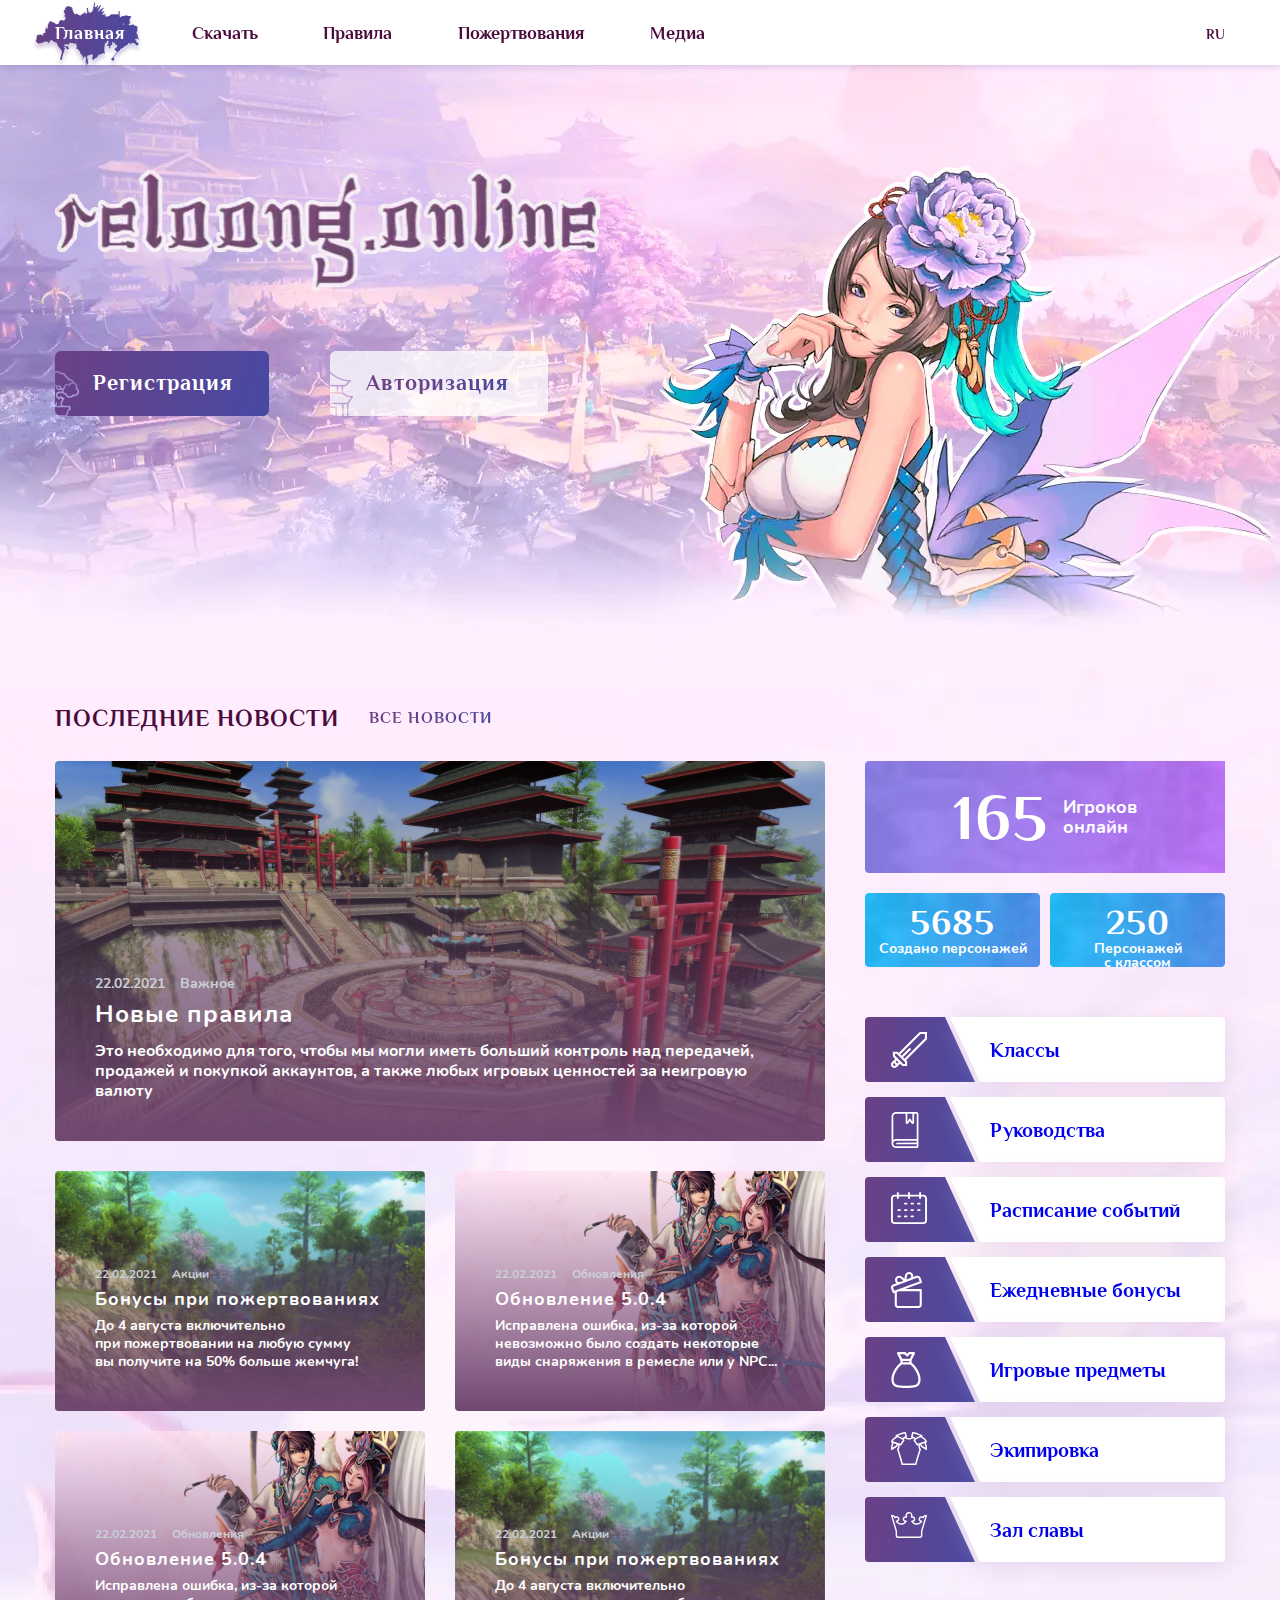
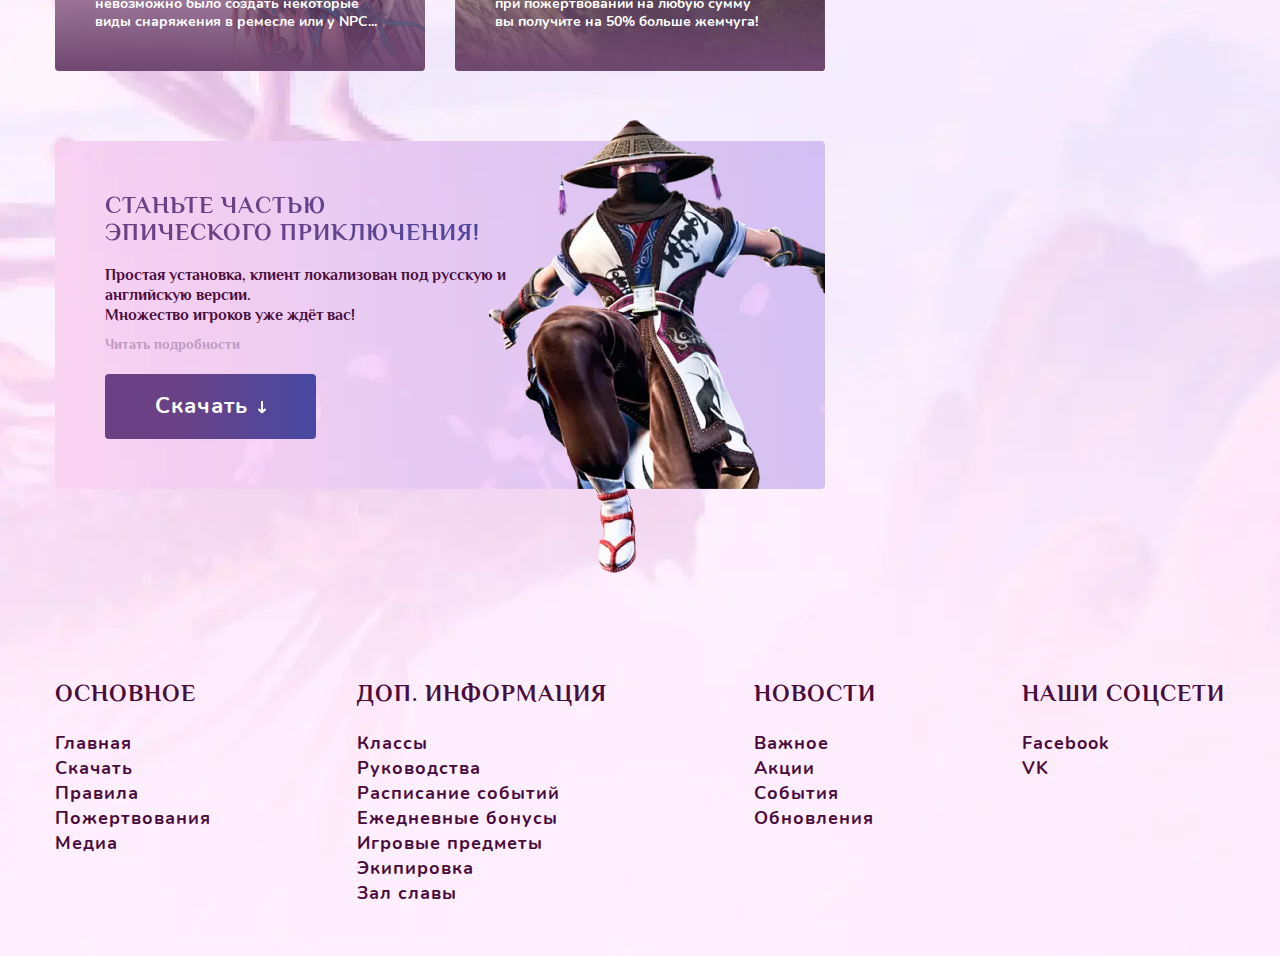
<file: index.html>
<!DOCTYPE html>
<html lang="ru">

<head>
	<meta charset="UTF-8">
	<meta http-equiv="X-UA-Compatible" content="IE=edge">
	<meta name="viewport" content="width=device-width, initial-scale=1.0">
	<link rel="stylesheet" href="css/style.min.css">
	<link rel="shortcut icon" href="img/shortcut.png" type="image/x-icon">
	<title>Loong</title>
</head>

<body>
	<div class="page" id="page">
		<header class="header">
			<div class="header__container">
				<button class="burger" type="button" id="sidebarToggle">
					<span>открыть навигацию</span>
				</button>
				<nav class="header__menu">
					<ul class="menu">
						<li class="active"><a href="#">Главная</a></li>
						<li><a href="download-page.html">Скачать</a></li>
						<li><a href="#">Правила</a></li>
						<li><a href="#">Пожертвования</a></li>
						<li><a href="media.html">Медиа</a></li>
					</ul>
				</nav>
				<div class="header__change-lang">
					<select>
						<option value="1">RU</option>
						<option value="2">EN</option>
					</select>
				</div>
			</div>
		</header>
		<section class="section section-head">
			<div class="container">
				<div class="section-head__content">
					<div class="wrapper">
						<h1 class="section-head__title">
							<picture>
								<source srcset="img/name.webp" type="image/webp"><img src="img/name.png" alt="">
							</picture>
						</h1>
						<div class="section-head__reg">
							<a class="but-wrapper" href="#" data-modal="contact-modal">
								<div class="but but_reg">
									<p class="but-reg">Регистрация</p>
									<svg width="214" height="65" viewBox="0 0 214 65" fill="none" xmlns="http://www.w3.org/2000/svg">
										<path
											d="M6 0C2.68629 0 0 2.68629 0 6V20.6489C0.709936 20.2229 1.50348 20 2.32258 20C3.71613 20 5.01135 20.6323 5.88929 21.7174C6.24851 21.6265 6.60929 21.5807 6.96774 21.5807C9.03252 21.5807 10.8248 22.9701 11.4085 24.9522C12.8191 25.3892 13.9494 26.4996 14.4379 27.9127C16.6049 27.7673 18.5195 29.2049 19.135 31.2645C21.0503 31.8493 22.4516 33.6631 22.4516 35.8065C22.4516 36.1732 22.4067 36.5415 22.3177 36.9082C23.3806 37.8036 24 39.125 24 40.5484C24 43.1636 21.9166 45.2904 19.3548 45.2904C18.9964 45.2904 18.6356 45.2445 18.2764 45.1536C17.3984 46.2387 16.1032 46.871 14.7097 46.871C12.7138 46.871 10.9548 45.5591 10.3184 43.6741C9.27329 43.5303 8.37058 42.9494 7.76206 42.1291H4.28593C3.20361 42.1291 2.32258 43.0285 2.32258 44.1325C2.32258 44.6676 2.52697 45.1702 2.89781 45.5496L3.87097 46.5438L5.26684 45.1189L9.61006 47.3365L7.33626 51.2051C7.09549 51.6153 6.96774 52.0848 6.96774 52.5629C6.96774 53.2679 7.23716 53.9302 7.72568 54.4296L8.06245 54.7742H13.9355C14.7894 54.7742 15.4839 55.4831 15.4839 56.3549V57.9355C15.4839 58.676 14.9806 59.2941 14.3063 59.4648L13.8968 59.8829C13.4222 60.3673 13.1613 61.0107 13.1613 61.6959C13.1613 63.0442 12.5268 64.2435 11.5464 65H208C211.314 65 214 62.3137 214 59V6C214 2.68629 211.314 0 208 0H6Z"
											fill="url(#paint0_linear_1:6063)" />
										<path
											d="M3.10763 64.2581H9.10219C10.1458 64.2581 11.0415 63.6045 11.4201 62.6774L11.6702 61.0968C11.7499 60.5325 11.9373 59.9975 12.2307 59.5162L13.9363 57.9355L13.9355 56.3549H0V59C0 61.265 1.25504 63.2369 3.10763 64.2581Z"
											fill="url(#paint1_linear_1:6063)" />
										<path
											d="M0 53.7422C0.486994 53.1662 0.774193 52.4184 0.774193 51.6129H2.32258C2.32258 52.8126 1.88284 53.9175 1.15587 54.7742H6.04413C5.64387 54.1143 5.41936 53.358 5.41936 52.5629C5.41936 51.7979 5.62297 51.0471 6.00852 50.3911L7.4222 47.9861L5.57187 47.0425L3.87097 48.7788L1.80309 46.6671C1.13961 45.9906 0.774193 45.0896 0.774193 44.1325C0.774193 42.1559 2.34968 40.5484 4.28593 40.5484H7.05058C6.99949 40.2924 6.96774 40.0292 6.96774 39.7581C6.96774 39.4894 7.00026 39.2254 7.0529 38.9678H3.49626C1.99509 38.9678 0.774193 37.7214 0.774193 36.189C0.774193 35.8958 0.829937 35.6105 0.918194 35.3323C0.693678 35.2311 0.473032 35.1189 0.263226 34.9869C0.177212 35.0465 0.0894032 35.1027 0 35.1555V53.7422Z"
											fill="url(#paint2_linear_1:6063)" />
										<path
											d="M0 33.1655L0.207483 32.9771L0.716129 33.3841C1.75897 34.2179 3.1471 34.459 4.42761 33.98L5.34039 33.6378L5.46271 34.6218C5.62684 35.9424 6.59303 37.0054 7.82632 37.2986C8.02684 37.0449 8.256 36.8126 8.51612 36.6134V36.5968C8.51612 34.4179 10.2526 32.6452 12.3871 32.6452C12.9677 32.6452 13.5314 32.7795 14.0493 33.0372C14.8343 31.9284 16.0622 31.2123 17.4023 31.0898C16.865 30.1217 15.8516 29.4839 14.7097 29.4839C14.4975 29.4839 14.2769 29.5108 14.0354 29.5661L13.2457 29.7455L13.1048 28.9323C12.8818 27.644 11.8862 26.6198 10.6274 26.3827L10.1025 26.2831L10.0057 25.7473C9.66968 23.8853 7.76129 22.6397 5.86529 23.3787L5.27303 23.6094L4.93394 23.0625C4.36103 22.1347 3.38478 21.5807 2.32258 21.5807C1.6591 21.5807 1.01652 21.8051 0.466839 22.2287L0 22.5883V33.1655Z"
											fill="url(#paint3_linear_1:6063)" />
										<path
											d="M3.49626 37.3871C2.84903 37.3871 2.32258 36.8497 2.32258 36.189C2.32258 36.0404 2.35122 35.8942 2.40464 35.7559C2.97058 35.8302 3.54968 35.8191 4.12258 35.7045C4.32619 36.3352 4.66065 36.9042 5.0849 37.3871H3.49626Z"
											fill="url(#paint4_linear_1:6063)" />
										<path
											d="M21 37.8811C21.9089 38.4667 22.4516 39.4641 22.4516 40.5484C22.4516 42.6617 20.3706 44.3183 18.2539 43.4924L17.6617 43.2616L17.3226 43.8085C16.7481 44.7363 15.7719 45.2904 14.7097 45.2904C13.2403 45.2904 11.9644 44.2242 11.6756 42.7558L11.5463 42.1022L10.8937 42.1212C10.8519 42.1227 10.8116 42.1275 10.8387 42.1291C9.55819 42.1291 8.51612 41.0653 8.51612 39.7581C8.51612 38.9124 8.97367 38.1245 9.7107 37.7017L10.1675 37.4393L10.0877 36.8276L10.0816 36.7829C10.073 36.7215 10.0645 36.6604 10.0645 36.5968C10.0645 35.2896 11.1066 34.2258 12.3871 34.2258C12.9043 34.2258 13.4028 34.4084 13.8271 34.7538L14.5943 35.3789L15.0108 34.4724C15.5203 33.362 16.6181 32.6452 17.8064 32.6452C19.5143 32.6452 20.9032 34.063 20.9032 35.8065C20.9032 36.1764 20.832 36.5533 20.6903 36.9295L20.4627 37.5349L21 37.8811Z"
											fill="url(#paint5_linear_1:6063)" />
										<defs>
											<linearGradient id="paint0_linear_1:6063" x1="4.26897e-06" y1="-4.45723e-05" x2="214" y2="65"
												gradientUnits="userSpaceOnUse">
												<stop stop-color="#6B4185" />
												<stop offset="1" stop-color="#4749A3" />
											</linearGradient>
											<linearGradient id="paint1_linear_1:6063" x1="4.26897e-06" y1="-4.45723e-05" x2="214" y2="65"
												gradientUnits="userSpaceOnUse">
												<stop stop-color="#6B4185" />
												<stop offset="1" stop-color="#4749A3" />
											</linearGradient>
											<linearGradient id="paint2_linear_1:6063" x1="4.26897e-06" y1="-4.45723e-05" x2="214" y2="65"
												gradientUnits="userSpaceOnUse">
												<stop stop-color="#6B4185" />
												<stop offset="1" stop-color="#4749A3" />
											</linearGradient>
											<linearGradient id="paint3_linear_1:6063" x1="4.26897e-06" y1="-4.45723e-05" x2="214" y2="65"
												gradientUnits="userSpaceOnUse">
												<stop stop-color="#6B4185" />
												<stop offset="1" stop-color="#4749A3" />
											</linearGradient>
											<linearGradient id="paint4_linear_1:6063" x1="4.26897e-06" y1="-4.45723e-05" x2="214" y2="65"
												gradientUnits="userSpaceOnUse">
												<stop stop-color="#6B4185" />
												<stop offset="1" stop-color="#4749A3" />
											</linearGradient>
											<linearGradient id="paint5_linear_1:6063" x1="4.26897e-06" y1="-4.45723e-05" x2="214" y2="65"
												gradientUnits="userSpaceOnUse">
												<stop stop-color="#6B4185" />
												<stop offset="1" stop-color="#4749A3" />
											</linearGradient>
										</defs>
									</svg>
								</div>
							</a>
							<a class="but-wrapper" href="#" data-modal="contact-modal">
								<div class="but but_aur">
									<p class="but-aut">Авторизация</p>
									<svg width="218" height="65" viewBox="0 0 218 65" fill="none" xmlns="http://www.w3.org/2000/svg">
										<path
											d="M6 0C2.68629 0 0 2.68629 0 6V20.2112C0.0104188 20.2219 0.0205258 20.233 0.0303006 20.2444C0.0489145 20.2661 1.96726 22.4809 5.40654 24.6633C8.56336 26.6664 13.6908 29.0542 20.1907 29.0542C20.473 29.0542 20.7275 29.2244 20.8356 29.4854C20.9436 29.7464 20.8839 30.0469 20.6843 30.2467L15.8539 35.0807C15.7231 35.2117 15.5455 35.2853 15.3604 35.2853H13.0543V41.4187C15.515 43.8115 18.6245 45.0248 22.302 45.0248C22.5597 45.0248 22.7965 45.167 22.9178 45.3946C23.0392 45.6221 23.0252 45.8981 22.8819 46.1124L18.4635 52.7073V65H212C215.314 65 218 62.3137 218 59V6C218 2.68629 215.314 0 212 0H6Z"
											fill="white" fill-opacity="0.75" />
										<path d="M0 41.0118V35.2853H6.74693V41.0118H0Z" fill="white" fill-opacity="0.75" />
										<path
											d="M0 51.7962V42.4089H12.0685C14.5083 44.7881 17.5151 46.1191 21.0243 46.3759L17.393 51.7962H0Z"
											fill="white" fill-opacity="0.75" />
										<path
											d="M0 55.4697V53.1933H12.156V65H6.86866V56.1683C6.86866 55.7825 6.55614 55.4697 6.17065 55.4697H0Z"
											fill="white" fill-opacity="0.75" />
										<path d="M5.47262 64.9771C2.4059 64.7101 0 62.136 0 59V56.8668H5.47262V64.9771Z" fill="white"
											fill-opacity="0.75" />
										<path d="M17.0675 65H13.5522V53.1933H17.0675V65Z" fill="white" fill-opacity="0.75" />
										<path
											d="M0 33.8882V22.2182C0.933903 23.1143 2.48874 24.4612 4.61443 25.815C7.66636 27.7588 12.4726 30.0456 18.5534 30.4032L15.0711 33.8882H0Z"
											fill="white" fill-opacity="0.75" />
										<path d="M11.6583 35.2853V41.0118H8.14297V35.2853H11.6583Z" fill="white" fill-opacity="0.75" />
									</svg>
								</div>
							</a>
						</div>
					</div>
				</div>
			</div>
		</section>

		<section class="section section__news">
			<div class="container">
				<div class="section__blog-title">
					<p>Последние новости</p>
					<a href="#">все новости</a>
				</div>
				<div class="section-wrapper">
					<div class="section__blog">
						<div class="section__blog-items">
							<a href="#" class="section__blog-item item-main" style="background-image: url(img/news-main.png);">
								<div class="content-big">
									<ul class="categories">
										<li class="date">22.02.2021</li>
										<li class="rubric">Важное</li>
									</ul>
									<div class="blog-item__title">Новые правила</div>
									<div class="blog-item__text">Это необходимо для того, чтобы мы могли иметь больший контроль
										над передачей,
										продажей и покупкой аккаунтов, а также любых игровых ценностей за неигровую валюту</div>
								</div>
							</a>
							<div class="section__blog-wrap">
								<a href="#" class="section__blog-item item-small" style="background-image: url(img/img-small-2.png);">
									<div class="content-small">
										<ul class="categories">
											<li class="date">22.02.2021</li>
											<li class="rubric">Акции</li>
										</ul>
										<div class="blog-item__title">Бонусы при пожертвованиях</div>
										<div class="blog-item__text">До 4 августа включительно при пожертвовании на любую сумму
											вы получите
											на 50%
											больше жемчуга!</div>
									</div>
								</a>
								<a href="#" class="section__blog-item item-small" style="background-image: url(img/img-small-1.png);">
									<div class="content-small">
										<ul class="categories">
											<li class="date">22.02.2021</li>
											<li class="rubric">Обновления</li>
										</ul>
										<div class="blog-item__title">Обновление 5.0.4</div>
										<div class="blog-item__text">Исправлена ошибка, из-за которой невозможно было создать некоторые
											виды
											снаряжения в ремесле или у NPC...</div>
									</div>
								</a>
								<a href="#" class="section__blog-item item-small" style="background-image: url(img/img-small-1.png);">
									<div class="content-small">
										<ul class="categories">
											<li class="date">22.02.2021</li>
											<li class="rubric">Обновления</li>
										</ul>
										<div class="blog-item__title">
											Обновление 5.0.4
										</div>
										<div class="blog-item__text">
											Исправлена ошибка, из-за которой невозможно было создать некоторые виды
											снаряжения в ремесле или у NPC...
										</div>
									</div>
								</a>
								<a href="#" class="section__blog-item item-small" style="background-image: url(img/img-small-2.png);">
									<div class="content-small">
										<ul class="categories">
											<li class="date">22.02.2021</li>
											<li class="rubric">Акции</li>
										</ul>
										<div class="blog-item__title">Бонусы при пожертвованиях</div>
										<div class="blog-item__text">До 4 августа включительно при пожертвовании на любую сумму
											вы получите
											на 50%
											больше жемчуга!</div>
									</div>
								</a>
							</div>
						</div>
						<div class="section__blog-download">
							<p class="download__title">Станьте частью эпического приключения!</p>
							<p class="download__text">Простая установка, клиент локализован под русскую и английскую версии. <br>
								Множество игроков уже ждёт вас!</p>
							<a class="download__details" href="#">Читать подробности</a>
							<div class="download__but">
								<a href="download-page.html" class="button">Скачать</a>
							</div>
							<picture>
								<source srcset="img/download.webp" type="image/webp"><img src="img/download.png" alt=""
									class="download__img">
							</picture>
						</div>
					</div>

					<div class="section__sidebar">
						<div class="sidebar__info">
							<div class="sidebar__info-main">
								<span>165</span>
								<p class="sidebar__info-text">Игроков онлайн</p>
							</div>
							<div class="info-wrap">
								<div class="sidebar__info-second">
									<span>5685</span>
									<p class="sidebar__info-text_second">Создано персонажей</p>
								</div>
								<div class="sidebar__info-second">
									<span>250</span>
									<p class="sidebar__info-text_second">Персонажей с классом</p>
								</div>
							</div>
						</div>
						<ul class="sidebar__items">
							<li>
								<a href="#">
									<span class="menu__icon menu__icon_classes1"></span>
									<span class="menu__wrap-substrate">
										<span class="menu__substrate">
											<span class="menu__text">
												<span>Классы</span>
											</span>
										</span>
									</span>
								</a>
							</li>
							<li>
								<a href="#">
									<span class="menu__icon menu__icon_classes2"></span>
									<span class="menu__wrap-substrate">
										<span class="menu__substrate">
											<span class="menu__text">
												<span>Руководства</span>
											</span>
										</span>
									</span>
								</a>
							</li>
							<li>
								<a href="#">
									<span class="menu__icon menu__icon_classes3"></span>
									<span class="menu__wrap-substrate">
										<span class="menu__substrate">
											<span class="menu__text">
												<span>Расписание событий</span>
											</span>
										</span>
									</span>
								</a>
							</li>
							<li>
								<a href="#">
									<span class="menu__icon menu__icon_classes4"></span>
									<span class="menu__wrap-substrate">
										<span class="menu__substrate">
											<span class="menu__text">
												<span>Ежедневные бонусы</span>
											</span>
										</span>
									</span>
								</a>
							</li>
							<li>
								<a href="#">
									<span class="menu__icon menu__icon_classes5"></span>
									<span class="menu__wrap-substrate">
										<span class="menu__substrate">
											<span class="menu__text">
												<span>Игровые предметы</span>
											</span>
										</span>
									</span>
								</a>
							</li>
							<li>
								<a href="#">
									<span class="menu__icon menu__icon_classes6"></span>
									<span class="menu__wrap-substrate">
										<span class="menu__substrate">
											<span class="menu__text">
												<span>Экипировка</span>
											</span>
										</span>
									</span>
								</a>
							</li>
							<li>
								<a href="#">
									<span class="menu__icon menu__icon_classes7"></span>
									<span class="menu__wrap-substrate">
										<span class="menu__substrate">
											<span class="menu__text">
												<span>Зал славы</span>
											</span>
										</span>
									</span>
								</a>
							</li>
						</ul>
					</div>
				</div>
				<footer class="footer">
					<div>
						<p>Основное</p>
						<ul>
							<li><a href="#">Главная</a></li>
							<li><a href="#">Скачать</a></li>
							<li><a href="#">Правила</a></li>
							<li><a href="#">Пожертвования</a></li>
							<li><a href="#">Медиа</a></li>
						</ul>
					</div>
					<div>
						<p>доп. информация</p>
						<ul>
							<li><a href="#">Классы</a></li>
							<li><a href="#">Руководства</a></li>
							<li><a href="#">Расписание событий</a></li>
							<li><a href="#">Ежедневные бонусы</a></li>
							<li><a href="#">Игровые предметы</a></li>
							<li><a href="#">Экипировка</a></li>
							<li><a href="#">Зал славы</a></li>
						</ul>
					</div>
					<div>
						<p>Новости</p>
						<ul>
							<li><a href="#">Важное</a></li>
							<li><a href="#">Акции</a></li>
							<li><a href="#">События</a></li>
							<li><a href="#">Обновления</a></li>
						</ul>
					</div>
					<div>
						<p>Наши соцсети</p>
						<ul>
							<li><a href="#"><span></span>Facebook</a></li>
							<li><a href="#"><span></span>VK</a></li>
						</ul>
					</div>
				</footer>
			</div>
		</section>
	</div>

	<div class="modal" id="contact-modal">
		<div class="modal__content">
			<form action="/" class="form" method="POST">

				<div class="modal__items">
					<div class="modal__item">
						<input type="email" placeholder="Логин">
					</div>
					<div class="modal__item">
						<input type="password" placeholder="Пароль">
					</div>
				</div>
				<div class="modal__items">
					<div class="modal__item">
						<div class="gallery__link modal__button"><a href="#">Зарегистрироваться</a></div>
					</div>
					<div class="modal__item">
						<div class="gallery__link modal__button"><a href="#">Войти</a></div>
					</div>
				</div>

			</form>
		</div>
	</div>

	<script src="js/script.js"></script>
</body>

</html>
</file>
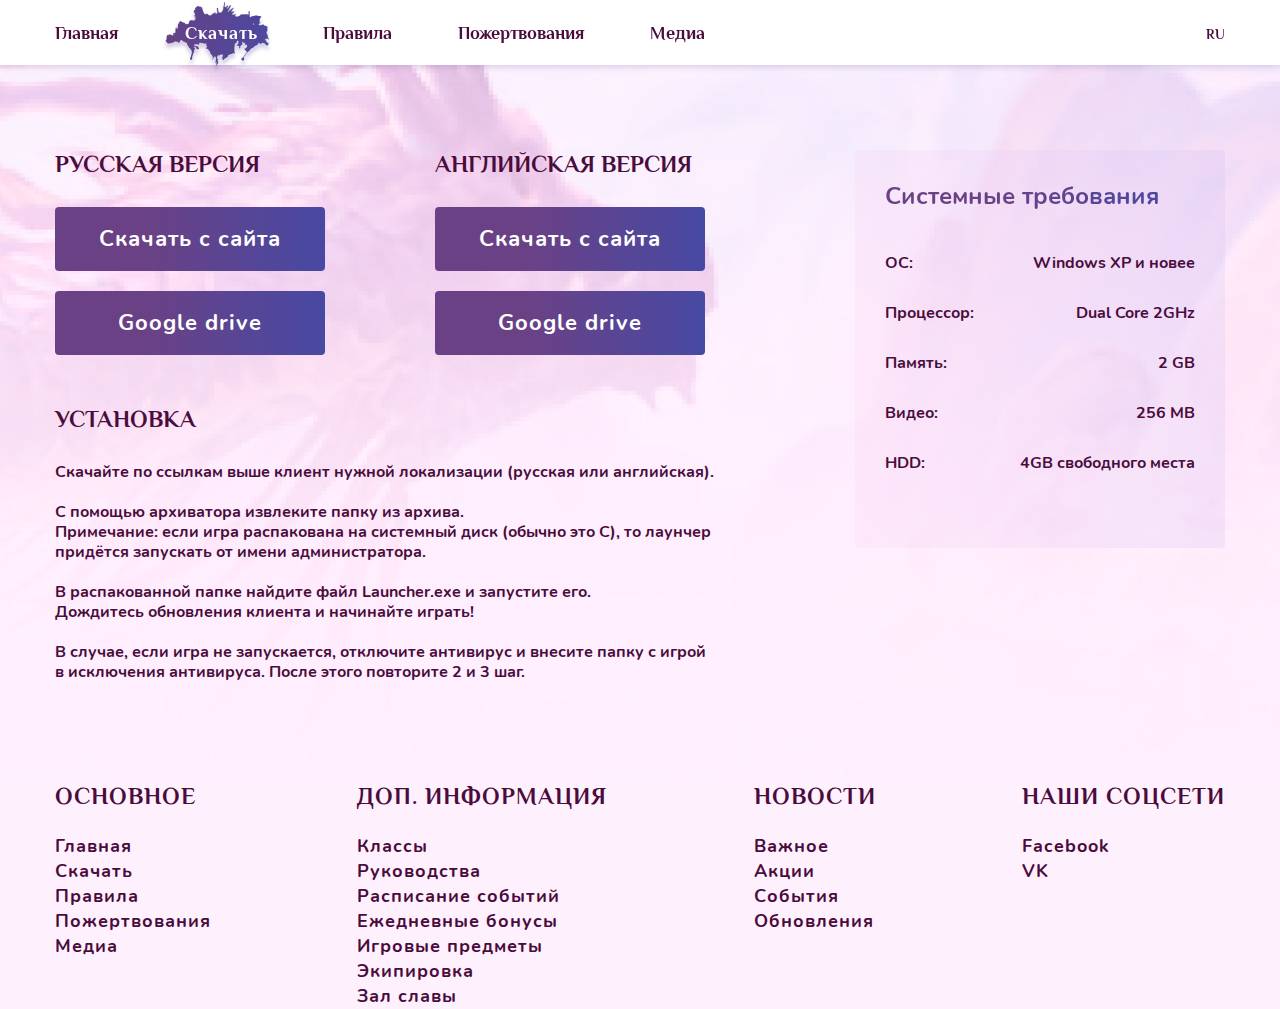
<file: download-page.html>
<!DOCTYPE html>
<html lang="ru">

<head>
	<meta charset="UTF-8">
	<meta http-equiv="X-UA-Compatible" content="IE=edge">
	<meta name="viewport" content="width=device-width, initial-scale=1.0">
	<link rel="stylesheet" href="css/style.min.css">
	<link rel="shortcut icon" href="img/shortcut.png" type="image/x-icon">
	<title>Loong</title>
</head>

<body>
	<div class="page" id="page">
		<header class="header">
			<div class="header__container">
				<button class="burger" type="button" id="sidebarToggle">
					<span>открыть навигацию</span>
				</button>
				<nav class="header__menu">
					<ul class="menu">
						<li><a href="index.html">Главная</a></li>
						<li class="active"><a href="#">Скачать</a></li>
						<li><a href="#">Правила</a></li>
						<li><a href="#">Пожертвования</a></li>
						<li><a href="media.html">Медиа</a></li>
					</ul>
				</nav>
				<div class="header__change-lang">
					<select>
						<option value="1">RU</option>
						<option value="2">EN</option>
					</select>
				</div>
			</div>
		</header>

		<section class="section-head__download section">
			<div class="container">
				<div class="download-main">
					<div class="download__info">
						<div class="download__buttons">
							<div class="download__version">
								<div class="version-title">Русская версия</div>
								<a href="download-page.html" class="button button-download">Скачать с сайта</a>
								<a href="download-page.html" class="button button-download">Google drive</a>
							</div>
							<div class="download__version">
								<div class="version-title">Английская версия</div>
								<a href="download-page.html" class="button button-download">Скачать с сайта</a>
								<a href="download-page.html" class="button button-download">Google drive</a>
							</div>
						</div>
						<div class="version-title">Установка</div>
						<div class="download-main__text">Скачайте по ссылкам выше клиент нужной локализации (русская
							или английская).
							<br>
							<br>
							С помощью архиватора извлеките папку из архива. <br> Примечание: если игра распакована на системный диск
							(обычно это С), то лаунчер придётся запускать от имени администратора.
							<br>
							<br>
							В распакованной папке найдите файл Launcher.exe и запустите его. <br> Дождитесь обновления клиента
							и начинайте
							играть!
							<br>
							<br>
							В случае, если игра не запускается, отключите антивирус и внесите папку с игрой <br> в исключения
							антивируса.
							После этого повторите 2 и 3 шаг.
						</div>
					</div>
					<div class="download__necessary">
						<p>Системные требования</p>
						<div><span>ОС:</span><span>Windows XP и новее</span></div>
						<div><span>Процессор:</span><span>Dual Core 2GHz</span></div>
						<div><span>Память:</span><span>2 GB</span></div>
						<div><span>Видео:</span><span>256 MB</span></div>
						<div><span>HDD:</span><span>4GB свободного места</span></div>
					</div>
				</div>
			</div>
		</section>

		<section class="section">
			<div class="container">
				<footer class="footer">
					<div class="footer__items">
						<p class="footer__items-title">Основное</p>
						<ul>
							<li class="footer__link"><a href="index.html">Главная</a></li>
							<li class="footer__link"><a href="#">Скачать</a></li>
							<li class="footer__link"><a href="#">Правила</a></li>
							<li class="footer__link"><a href="#">Пожертвования</a></li>
							<li class="footer__link--active"><a href="#">Медиа</a></li>
						</ul>
					</div>
					<div class="footer__items">
						<p class="footer__items-title">доп. информация</p>
						<ul>
							<li class="footer__link"><a href="#">Классы</a></li>
							<li class="footer__link"><a href="#">Руководства</a></li>
							<li class="footer__link"><a href="#">Расписание событий</a></li>
							<li class="footer__link"><a href="#">Ежедневные бонусы</a></li>
							<li class="footer__link"><a href="#">Игровые предметы</a></li>
							<li class="footer__link"><a href="#">Экипировка</a></li>
							<li class="footer__link"><a href="#">Зал славы</a></li>
						</ul>
					</div>
					<div class="footer__items">
						<p class="footer__items-title">Новости</p>
						<ul>
							<li class="footer__link"><a href="#">Важное</a></li>
							<li class="footer__link"><a href="#">Акции</a></li>
							<li class="footer__link"><a href="#">События</a></li>
							<li class="footer__link"><a href="#">Обновления</a></li>
						</ul>
					</div>
					<div class="footer__items">
						<p class="footer__items-title">Наши соцсети</p>
						<ul>
							<li class="footer__link"><a href="#"><span></span>Facebook</a></li>
							<li class="footer__link"><a href="#"><span></span>VK</a></li>
						</ul>
					</div>
				</footer>
			</div>
		</section>
	</div>

	<script src="js/script.js"></script>
</body>

</html>
</file>
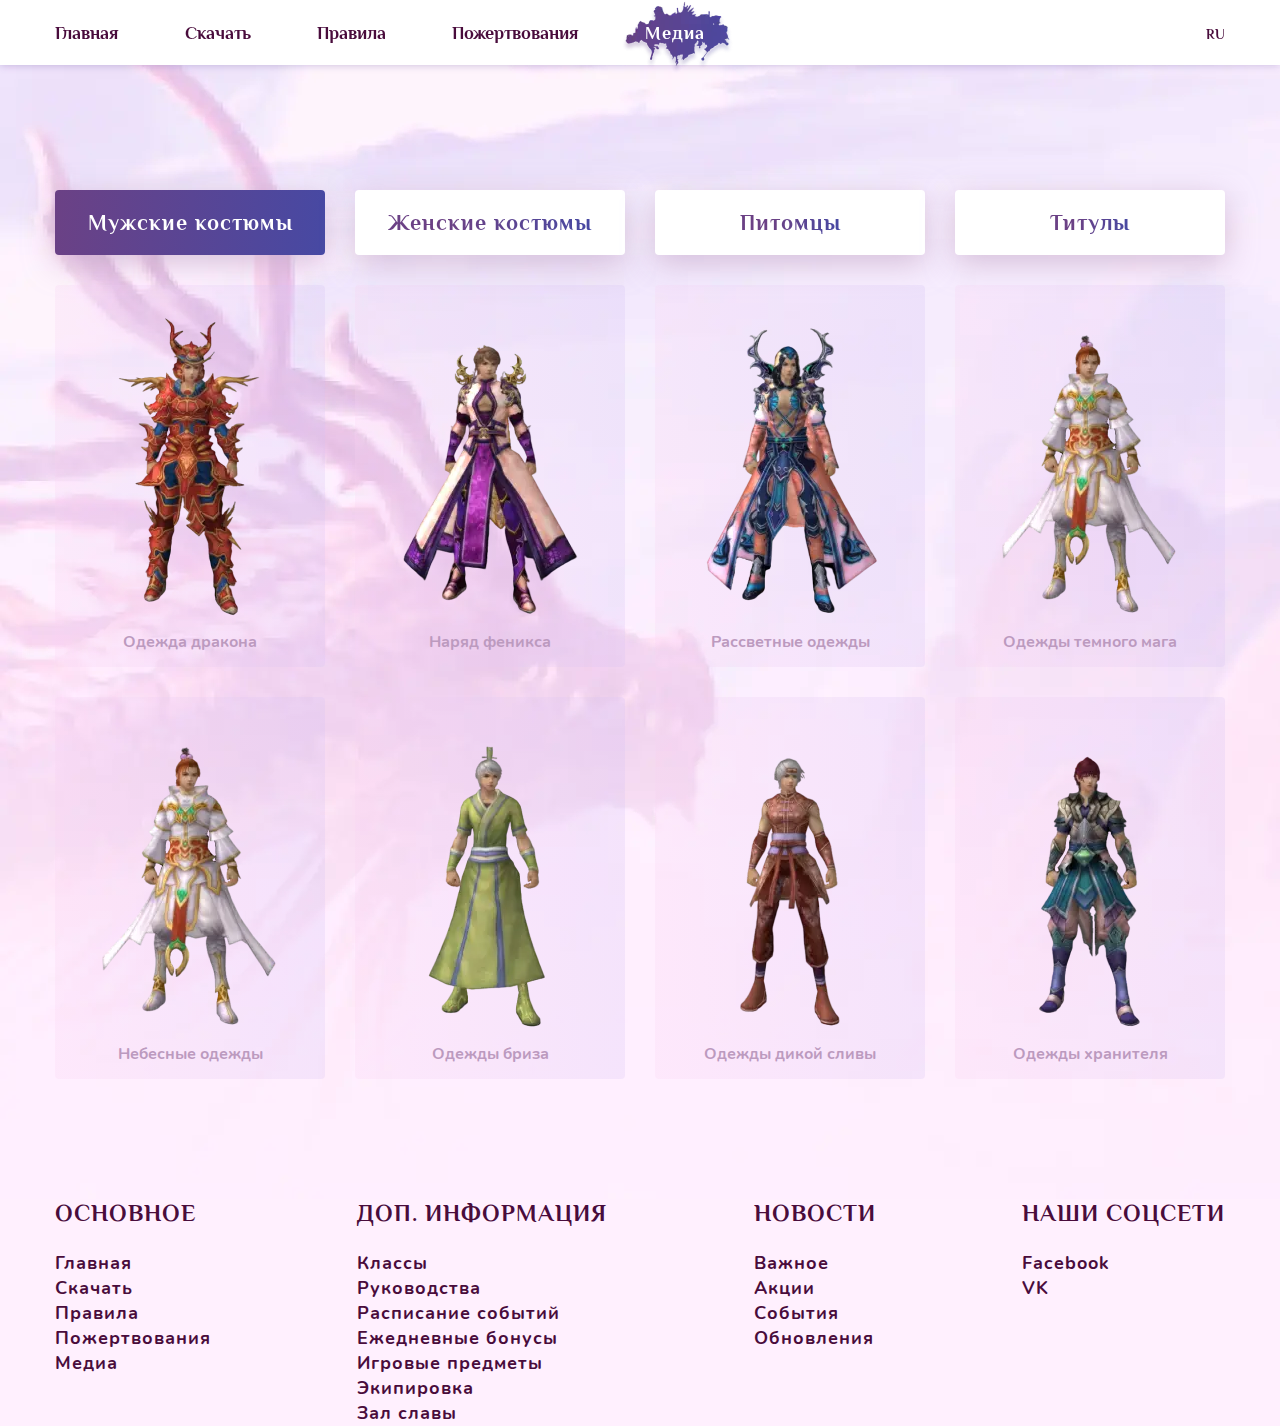
<file: media.html>
<!DOCTYPE html>
<html lang="ru">

<head>
	<meta charset="UTF-8">
	<meta http-equiv="X-UA-Compatible" content="IE=edge">
	<meta name="viewport" content="width=device-width, initial-scale=1.0">
	<link rel="stylesheet" href="css/style.min.css">
	<link rel="shortcut icon" href="img/shortcut.png" type="image/x-icon">
	<title>Loong</title>
</head>

<body>
	<div class="page" id="page">
		<header class="header">
			<div class="header__container">
				<button class="burger" type="button" id="sidebarToggle">
					<span>открыть навигацию</span>
				</button>
				<nav class="header__menu">
					<ul class="menu">
						<li><a href="index.html">Главная</a></li>
						<li><a href="download-page.html">Скачать</a></li>
						<li><a href="#">Правила</a></li>
						<li><a href="#">Пожертвования</a></li>
						<li class="active"><a href="#">Медиа</a></li>
					</ul>
				</nav>
				<div class="header__change-lang">
					<select>
						<option value="1">RU</option>
						<option value="2">EN</option>
					</select>
				</div>
			</div>
		</header>

		<section class="section-head__media section">
			<div class="container">
				<div class="gallery-wrap">
					<div class="link-wrap">
						<div class="menu__gallery">
							<div class="gallery__link" id="gallery__link1" data-filter=".man"><a href="#">Мужские костюмы</a></div>
							<div class="gallery__link" id="gallery__link2" data-filter=".girl"><a href="#">Женские костюмы</a></div>
							<div class="gallery__link" id="gallery__link3" data-filter=".pet"><a href="#">Питомцы</a></div>
							<div class="gallery__link" id="gallery__link4" data-filter=".title"><a href="#">Титулы</a>
							</div>
						</div>
					</div>
					<div class="containermix">
						<div class="gallery__items mix man">
							<div class="gallery__item">
								<picture>
									<source srcset="img/gallery1.webp" type="image/webp"><img src="img/gallery1.png" alt="">
								</picture>
								<span>Одежда дракона</span>
							</div>
							<div class="gallery__item">
								<picture>
									<source srcset="img/gallery2.webp" type="image/webp"><img src="img/gallery2.png" alt="">
								</picture>
								<span>Наряд феникса</span>
							</div>
							<div class="gallery__item">
								<picture>
									<source srcset="img/gallery3.webp" type="image/webp"><img src="img/gallery3.png" alt="">
								</picture>
								<span>Рассветные одежды</span>
							</div>
							<div class="gallery__item">
								<picture>
									<source srcset="img/gallery4.webp" type="image/webp"><img src="img/gallery4.png" alt="">
								</picture>
								<span>Одежды темного мага</span>
							</div>
							<div class="gallery__item">
								<picture>
									<source srcset="img/gallery5.webp" type="image/webp"><img src="img/gallery5.png" alt="">
								</picture>
								<span>Небесные одежды</span>
							</div>
							<div class="gallery__item">
								<picture>
									<source srcset="img/gallery6.webp" type="image/webp"><img src="img/gallery6.png" alt="">
								</picture>
								<span>Одежды бриза</span>
							</div>
							<div class="gallery__item">
								<picture>
									<source srcset="img/gallery7.webp" type="image/webp"><img src="img/gallery7.png" alt="">
								</picture>
								<span>Одежды дикой сливы</span>
							</div>
							<div class="gallery__item">
								<picture>
									<source srcset="img/gallery8.webp" type="image/webp"><img src="img/gallery8.png" alt="">
								</picture>
								<span>Одежды хранителя</span>
							</div>
						</div>
						<div class="gallery__items mix girl">
							<div class="gallery__item">
								<picture>
									<source srcset="img/gallery5.webp" type="image/webp"><img src="img/gallery5.png" alt="">
								</picture>
								<span>Одежда дракона</span>
							</div>
							<div class="gallery__item">
								<picture>
									<source srcset="img/gallery6.webp" type="image/webp"><img src="img/gallery6.png" alt="">
								</picture>
								<span>Наряд феникса</span>
							</div>
							<div class="gallery__item">
								<picture>
									<source srcset="img/gallery7.webp" type="image/webp"><img src="img/gallery7.png" alt="">
								</picture>
								<span>Рассветные одежды</span>
							</div>
							<div class="gallery__item">
								<picture>
									<source srcset="img/gallery8.webp" type="image/webp"><img src="img/gallery8.png" alt="">
								</picture>
								<span>Одежды темного мага</span>
							</div>
							<div class="gallery__item">
								<picture>
									<source srcset="img/gallery9.webp" type="image/webp"><img src="img/gallery9.png" alt="">
								</picture>
								<span>Небесные одежды</span>
							</div>
							<div class="gallery__item">
								<picture>
									<source srcset="img/gallery10.webp" type="image/webp"><img src="img/gallery10.png" alt="">
								</picture>
								<span>Одежды бриза</span>
							</div>
							<div class="gallery__item">
								<picture>
									<source srcset="img/gallery11.webp" type="image/webp"><img src="img/gallery11.png" alt="">
								</picture>
								<span>Одежды дикой сливы</span>
							</div>
							<div class="gallery__item">
								<picture>
									<source srcset="img/gallery1.webp" type="image/webp"><img src="img/gallery1.png" alt="">
								</picture>
								<span>Одежды хранителя</span>
							</div>
						</div>
						<div class="gallery__items mix pet">
							<div class="gallery__item">
								<picture>
									<source srcset="img/gallery2.webp" type="image/webp"><img src="img/gallery2.png" alt="">
								</picture>
								<span>Одежда дракона</span>
							</div>
							<div class="gallery__item">
								<picture>
									<source srcset="img/gallery3.webp" type="image/webp"><img src="img/gallery3.png" alt="">
								</picture>
								<span>Наряд феникса</span>
							</div>
							<div class="gallery__item">
								<picture>
									<source srcset="img/gallery4.webp" type="image/webp"><img src="img/gallery4.png" alt="">
								</picture>
								<span>Рассветные одежды</span>
							</div>
							<div class="gallery__item">
								<picture>
									<source srcset="img/gallery5.webp" type="image/webp"><img src="img/gallery5.png" alt="">
								</picture>
								<span>Одежды темного мага</span>
							</div>
						</div>
						<div class="gallery__items mix title">
							<div class="gallery__item">
								<picture>
									<source srcset="img/gallery6.webp" type="image/webp"><img src="img/gallery6.png" alt="">
								</picture>
								<span>Одежда дракона</span>
							</div>
							<div class="gallery__item">
								<picture>
									<source srcset="img/gallery7.webp" type="image/webp"><img src="img/gallery7.png" alt="">
								</picture>
								<span>Наряд феникса</span>
							</div>
							<div class="gallery__item">
								<picture>
									<source srcset="img/gallery8.webp" type="image/webp"><img src="img/gallery8.png" alt="">
								</picture>
								<span>Рассветные одежды</span>
							</div>
							<div class="gallery__item">
								<picture>
									<source srcset="img/gallery9.webp" type="image/webp"><img src="img/gallery9.png" alt="">
								</picture>
								<span>Одежды темного мага</span>
							</div>
						</div>
					</div>
				</div>
			</div>
		</section>

		<section class="section">
			<div class="container">
				<footer class="footer">
					<div class="footer__items">
						<p class="footer__items-title">Основное</p>
						<ul>
							<li class="footer__link"><a href="index.html">Главная</a></li>
							<li class="footer__link"><a href="#">Скачать</a></li>
							<li class="footer__link"><a href="#">Правила</a></li>
							<li class="footer__link"><a href="#">Пожертвования</a></li>
							<li class="footer__link--active"><a href="#">Медиа</a></li>
						</ul>
					</div>
					<div class="footer__items">
						<p class="footer__items-title">доп. информация</p>
						<ul>
							<li class="footer__link"><a href="#">Классы</a></li>
							<li class="footer__link"><a href="#">Руководства</a></li>
							<li class="footer__link"><a href="#">Расписание событий</a></li>
							<li class="footer__link"><a href="#">Ежедневные бонусы</a></li>
							<li class="footer__link"><a href="#">Игровые предметы</a></li>
							<li class="footer__link"><a href="#">Экипировка</a></li>
							<li class="footer__link"><a href="#">Зал славы</a></li>
						</ul>
					</div>
					<div class="footer__items">
						<p class="footer__items-title">Новости</p>
						<ul>
							<li class="footer__link"><a href="#">Важное</a></li>
							<li class="footer__link"><a href="#">Акции</a></li>
							<li class="footer__link"><a href="#">События</a></li>
							<li class="footer__link"><a href="#">Обновления</a></li>
						</ul>
					</div>
					<div class="footer__items">
						<p class="footer__items-title">Наши соцсети</p>
						<ul>
							<li class="footer__link"><a href="#"><span></span>Facebook</a></li>
							<li class="footer__link"><a href="#"><span></span>VK</a></li>
						</ul>
					</div>
				</footer>
			</div>
		</section>

	</div>

	<script src="assets/patrickkunka-mixitup-61dac05/dist/mixitup.js"></script>
	<script src="js/media.js"></script>
	<script src="js/script.js"></script>

</body>

</html>
</file>
<file: css/style.min.css>
@charset "UTF-8";@font-face{font-family:Nunito;font-display:swap;src:url("../fonts/Nunito-Bold.woff2") format("woff2"),url("../fonts/Nunito-Bold.woff") format("woff");font-weight:700;font-style:normal}@font-face{font-family:Philosopher;font-display:swap;src:url("../fonts/Philosopher-Bold.woff2") format("woff2"),url("../fonts/Philosopher-Bold.woff") format("woff");font-weight:700;font-style:normal}*{padding:0;margin:0;border:0}*,:after,:before{-webkit-box-sizing:border-box;box-sizing:border-box}:active,:focus{outline:0}a:active,a:focus{outline:0}aside,footer,header,nav{display:block}body,html{height:100%;width:100%;font-size:100%;line-height:1;font-size:14px;-ms-text-size-adjust:100%;-moz-text-size-adjust:100%;-webkit-text-size-adjust:100%}button,input,textarea{font-family:inherit}input::-ms-clear{display:none}button{cursor:pointer}button::-moz-focus-inner{padding:0;border:0}a,a:visited{text-decoration:none}a:hover{text-decoration:none}ul li{list-style:none}img{vertical-align:top}h1,h2,h3,h4,h5,h6{font-size:inherit;font-weight:400}body{font-family:Philosopher;overflow-x:hidden}::-webkit-scrollbar{width:16px}::-webkit-scrollbar-button{display:none}::-webkit-scrollbar-thumb{background:-webkit-gradient(linear,left top,left bottom,from(#9271a7),to(#8f90d1));background:linear-gradient(180deg,#9271a7 0,#8f90d1 100%)}::-webkit-scrollbar-track{background-color:#fff}.section{min-width:100%;background-color:#fff0fe;margin:0 auto;position:relative;z-index:1}._no-webp .section-head{background:url(../img/main-bg.png) center center no-repeat}.section-head{padding-top:30px;min-height:689px;position:relative;z-index:3}.section-head--page{padding:30px 0 120px}.section__news{padding-top:15px;padding-bottom:50px}._no-webp .section-head__download::after,._no-webp .section-head__media::after,._no-webp .section__news::after{background:url(../img/BG.png) no-repeat}.section-head__download::after,.section-head__media::after,.section__news::after{content:"";position:absolute;bottom:0;left:0;width:1920px;height:2000px;z-index:2;background:url(../img/BG.png) no-repeat}.container{position:relative;max-width:1200px;padding:0 15px;margin:0 auto;z-index:3}.header{position:fixed;z-index:100;top:0;left:0;right:0;height:65px;background:#fff;-webkit-box-shadow:0 0 8px 0 rgba(88,69,148,.33);box-shadow:0 0 8px 0 rgba(88,69,148,.33);z-index:1000}.header__container{height:100%;margin:auto;display:-webkit-box;display:-ms-flexbox;display:flex;-webkit-box-pack:justify;-ms-flex-pack:justify;justify-content:space-between;-webkit-box-align:center;-ms-flex-align:center;align-items:center;max-width:1200px;padding:0 15px;position:relative}.menu{width:650px;display:-webkit-box;display:-ms-flexbox;display:flex;-webkit-box-pack:justify;-ms-flex-pack:justify;justify-content:space-between;height:100%}.menu li{display:inline-block;font-size:18px;line-height:20px}.menu li a{color:#490c3c}.menu li a:hover{background:-o-linear-gradient(left,#6b4185 33%,#4749a3);background:-webkit-gradient(linear,left top,right top,color-stop(33%,#6b4185),to(#4749a3));background:linear-gradient(90deg,#6b4185 33%,#4749a3);-webkit-background-clip:text;background-clip:text;-webkit-text-fill-color:transparent}.menu li.active{position:relative;z-index:10}.menu li.active a:hover{color:#fff;background:initial;background-clip:initial;-webkit-text-fill-color:initial}.menu li.active a{color:#fff;letter-spacing:1px}._no-webp .menu li.active::after{background:url(../img/cloud.png) center center no-repeat}.menu li.active::after{content:"";position:absolute;min-width:114px;min-height:85px;top:-31px;left:-24px;z-index:-1}.header__change-lang{position:relative;font-size:18px;line-height:20px;letter-spacing:1px}.header__change-lang select{background:0 0;border:0;-webkit-appearance:none;-moz-appearance:none;appearance:none;font-family:inherit;font-size:1rem;color:#490c3c}.section-head__content{margin-top:124px;display:-webkit-box;display:-ms-flexbox;display:flex;position:relative}._no-webp .section-head__content::after{background:url(../img/main-girl.png) no-repeat}.section-head__content::after{content:"";position:absolute;top:0;right:-100px;width:665px;height:515px}.wrapper{padding-top:16px}.section-head__title img{display:inline-block;min-width:545px;height:auto;position:relative;z-index:1}.section-head__reg{margin-top:60px;display:-webkit-box;display:-ms-flexbox;display:flex}.a{display:inline-block}.but{display:-webkit-box;display:-ms-flexbox;display:flex;font-size:22px;line-height:24.5px;letter-spacing:1px;min-width:215px;min-height:65px;position:relative;text-align:center;-webkit-box-align:center;-ms-flex-align:center;align-items:center;-webkit-box-pack:center;-ms-flex-pack:center;justify-content:center;z-index:1;-webkit-transition:-webkit-box-shadow .2s ease;transition:-webkit-box-shadow .2s ease;-o-transition:box-shadow .2s ease;transition:box-shadow .2s ease;transition:box-shadow .2s ease,-webkit-box-shadow .2s ease}.but_reg:hover{-webkit-box-shadow:0 10px 30px rgba(88,69,148,.75);box-shadow:0 10px 30px rgba(88,69,148,.75)}.but_aur:hover{-webkit-box-shadow:0 10px 30px rgba(195,166,198,.75);box-shadow:0 10px 30px rgba(195,166,198,.75)}.but-wrapper+.but-wrapper{margin-left:60px}.but-reg{color:#fff}.but svg{position:absolute;top:0;left:0;z-index:-1}.but-aut{background:-o-linear-gradient(left,#6b4185 33%,#4749a3);background:-webkit-gradient(linear,left top,right top,color-stop(33%,#6b4185),to(#4749a3));background:linear-gradient(90deg,#6b4185 33%,#4749a3);-webkit-background-clip:text;background-clip:text;-webkit-text-fill-color:transparent}.section-wrapper{display:-webkit-box;display:-ms-flexbox;display:flex;-webkit-box-pack:justify;-ms-flex-pack:justify;justify-content:space-between;margin-bottom:190px}.section__blog-title{display:-webkit-box;display:-ms-flexbox;display:flex;-webkit-box-align:center;-ms-flex-align:center;align-items:center;margin-bottom:30px}.section__blog-title p{font-size:24px;line-height:27px;color:#490c3c;letter-spacing:1px;display:inline-block;margin-right:30px;text-transform:uppercase}.section__blog-title a{font-size:16px;line-height:18px;letter-spacing:1px;background:-o-linear-gradient(left,#6b4185 33%,#4749a3);background:-webkit-gradient(linear,left top,right top,color-stop(33%,#6b4185),to(#4749a3));background:linear-gradient(90deg,#6b4185 33%,#4749a3);-webkit-background-clip:text;background-clip:text;-webkit-text-fill-color:transparent;text-transform:uppercase}.section__blog-items{max-width:770px;margin-bottom:50px}.section__blog-item{background-position:top center;background-size:cover;padding:40px;display:-webkit-box;display:-ms-flexbox;display:flex;-webkit-box-align:end;-ms-flex-align:end;align-items:flex-end;position:relative;border-radius:4px;overflow:hidden;background-repeat:no-repeat}.item-main{height:380px;width:100%;margin-bottom:30px}.section__blog-item:before{content:"";position:absolute;left:0;right:0;top:0;bottom:0;background:-o-linear-gradient(top,#70477000 0,#704770 100%);background:-webkit-gradient(linear,left top,left bottom,from(#70477000),to(#704770));background:linear-gradient(180deg,#70477000 0,#704770 100%)}.section__blog-item::after{position:absolute;content:"";top:0;right:0;bottom:0;left:0;background:-o-linear-gradient(top,#70477010 0,#704770 100%);background:-webkit-gradient(linear,left top,left bottom,from(#70477010),to(#704770));background:linear-gradient(180deg,#70477010 0,#704770 100%);z-index:1;border-radius:0 5px 5px 0;-webkit-transition:.25s all ease-in-out;-o-transition:.25s all ease-in-out;transition:.25s all ease-in-out;opacity:0}.section__blog-item:hover::after{opacity:1}.section__blog-wrap{display:-webkit-box;display:-ms-flexbox;display:flex;-ms-flex-wrap:wrap;flex-wrap:wrap;-webkit-box-pack:justify;-ms-flex-pack:justify;justify-content:space-between}.content-big{position:relative;z-index:5}.content-big .categories{display:-webkit-box;display:-ms-flexbox;display:flex;margin-bottom:5px}.content-big .categories li{margin-right:15px;font-family:Nunito;font-size:14px;line-height:19px;color:#cbd0d7}.content-big .blog-item__title{margin-bottom:10px;font-size:24px;line-height:33px;letter-spacing:1px;color:#fff;font-family:Nunito}.content-big .blog-item__text{color:#fff;font-family:Nunito;font-size:16px;line-height:20px}.item-small{height:240px;width:370px;margin-bottom:20px;position:relative}.content-small{width:100%;z-index:5}.content-small .categories{display:-webkit-box;display:-ms-flexbox;display:flex;margin-bottom:5px}.content-small .categories li{margin-right:15px;font-family:Nunito;font-size:12px;line-height:16px;color:#cbd0d7}.content-small .blog-item__title{margin-bottom:5px;font-size:18px;line-height:25px;letter-spacing:1px;color:#fff;font-family:Nunito}.content-small .blog-item__text{color:#fff;font-family:Nunito;font-size:14px;line-height:18px}._no-webp .section__blog-download{background:url(../img/download-bg.png) no-repeat}.section__blog-download{min-width:100%;position:relative;border-radius:4px;padding:50px 300px 50px 50px;min-height:348px;z-index:5}.download__title{font-size:24px;line-height:27px;letter-spacing:1px;background:-o-linear-gradient(left,#6b4185 33%,#4749a3);background:-webkit-gradient(linear,left top,right top,color-stop(33%,#6b4185),to(#4749a3));background:linear-gradient(90deg,#6b4185 33%,#4749a3);-webkit-background-clip:text;background-clip:text;-webkit-text-fill-color:transparent;text-transform:uppercase;margin-bottom:20px}.download__text{font-size:16px;line-height:20px;color:#490c3c;margin-bottom:10px}.download__details{font-size:14px;line-height:19px;color:#bc9abf}.button{margin-top:20px;display:inline-block;padding:17px 68px 18px 50px;background:-o-linear-gradient(left,#6b4185 33%,#4749a3);background:-webkit-gradient(linear,left top,right top,color-stop(33%,#6b4185),to(#4749a3));background:linear-gradient(90deg,#6b4185 33%,#4749a3);border:none;cursor:pointer;border-radius:4px;font-family:Nunito;font-size:22px;line-height:30px;letter-spacing:1px;font-weight:500;color:#fff;position:relative;-webkit-transition:all .2s ease-in-out;-o-transition:all .2s ease-in-out;transition:all .2s ease-in-out}.button:hover{-webkit-box-shadow:0 5px 20px rgba(88,69,148,.75);box-shadow:0 5px 20px rgba(88,69,148,.75)}.button::after{content:"";position:absolute;background:url(../img/arrow.svg) no-repeat;width:8px;height:13px;top:50%;right:50px;-webkit-transform:translateY(-50%);-ms-transform:translateY(-50%);transform:translateY(-50%)}.download__img{position:absolute;min-width:352px;height:auto;top:-21px;right:-1px}.section__sidebar{width:370px;margin-left:25px}._no-webp .sidebar__info-main{background:url(../img/players.png) no-repeat}.sidebar__info-main{min-width:100%;height:112px;display:-webkit-box;display:-ms-flexbox;display:flex;-webkit-box-align:center;-ms-flex-align:center;align-items:center;padding:0 88px;margin-bottom:20px}.sidebar__info-text{font-family:Nunito;font-size:18px;line-height:20px;color:#fff}.sidebar__info-main span{font-size:64px;line-height:72px;letter-spacing:1px;color:#fff;margin-right:15px}.info-wrap{display:-webkit-box;display:-ms-flexbox;display:flex;-webkit-box-pack:justify;-ms-flex-pack:justify;justify-content:space-between;-webkit-box-align:center;-ms-flex-align:center;align-items:center}._no-webp .sidebar__info-second{background:url(../img/players2.png) no-repeat}.sidebar__info-second{width:175px;height:74px;text-align:center;padding:9px}.sidebar__info-text_second{font-family:Nunito;font-size:14px;line-height:14px;color:#fff}.sidebar__info-second span{font-size:36px;line-height:40px;letter-spacing:1px;color:#fff}.sidebar__items{margin-top:50px}.sidebar__items li a{display:block;height:65px;position:relative}.sidebar__items li a:hover .menu__substrate::after{opacity:1}.sidebar__items li a:hover .menu__text span{color:#fff}.menu__icon{position:absolute;width:110px;top:0;bottom:0;border-radius:5px 0 0 5px;background:#fff;-webkit-clip-path:polygon(0 0,0 100%,100% 100%,80px 0);clip-path:polygon(0 0,0 100%,100% 100%,80px 0)}.menu__icon::after{position:absolute;content:"";top:0;right:0;bottom:0;left:0;background:-o-linear-gradient(355deg,#6b4185 0,#4749a3 100%);background:linear-gradient(95deg,#6b4185 0,#4749a3 100%);z-index:-1;border-radius:4px 0 0 4px;-webkit-transition:.25s all ease-in-out;-o-transition:.25s all ease-in-out;transition:.25s all ease-in-out}.menu__icon::before{content:"";position:absolute;width:36px;height:36px;left:26px;top:15px}.menu__wrap-substrate{position:absolute;left:0;right:0;top:0;bottom:0;-webkit-filter:drop-shadow(0px 4px 12px rgba(195,166,198,0.35));filter:drop-shadow(0px 4px 12px rgba(195, 166, 198, .35))}.menu__wrap-substrate .menu__substrate{position:absolute;left:85px;right:0;top:0;bottom:0;border-radius:0 4px 4px 0;background:#fff;-webkit-clip-path:polygon(0 0,30px 100%,100% 100%,100% 0);clip-path:polygon(0 0,30px 100%,100% 100%,100% 0)}.menu__wrap-substrate .menu__substrate .menu__text{position:absolute;top:0;bottom:0;left:40px;display:-webkit-box;display:-ms-flexbox;display:flex;-webkit-box-align:center;-ms-flex-align:center;align-items:center;font-family:Philosopher;font-size:20px}.menu__wrap-substrate .menu__substrate .menu__text span{-webkit-transition:.25s all ease-in-out;-o-transition:.25s all ease-in-out;transition:.25s all ease-in-out}.menu__substrate::after{position:absolute;content:"";top:0;right:0;bottom:0;left:0;background:-o-linear-gradient(355deg,#4749a3 0,#6b4185 100%);background:linear-gradient(95deg,#4749a3 0,#6b4185 100%);z-index:-1;border-radius:0 4px 4px 0;-webkit-transition:.25s all ease-in-out;-o-transition:.25s all ease-in-out;transition:.25s all ease-in-out;opacity:0}.sidebar__items li+li{margin-top:15px}.menu__icon_classes1::before{background:url(../img/1.svg) no-repeat}.menu__icon_classes2::before{background:url(../img/2.svg) no-repeat}.menu__icon_classes3::before{background:url(../img/3.svg) no-repeat}.menu__icon_classes4::before{background:url(../img/4.svg) no-repeat}.menu__icon_classes5::before{background:url(../img/5.svg) no-repeat}.menu__icon_classes6::before{background:url(../img/6.svg) no-repeat}.menu__icon_classes7::before{background:url(../img/7.svg) no-repeat}.footer{display:-webkit-box;display:-ms-flexbox;display:flex;-webkit-box-pack:justify;-ms-flex-pack:justify;justify-content:space-between;-ms-flex-wrap:wrap;flex-wrap:wrap}.footer div p{font-size:24px;line-height:27px;letter-spacing:1px;color:#490c3c;text-transform:uppercase;margin-bottom:25px}.footer div ul li a{font-family:Nunito;font-size:18px;line-height:25px;letter-spacing:1px;color:#490c3c}.footer div ul li a:hover{background:-o-linear-gradient(left,#6b4185 33%,#4749a3);background:-webkit-gradient(linear,left top,right top,color-stop(33%,#6b4185),to(#4749a3));background:linear-gradient(90deg,#6b4185 33%,#4749a3);-webkit-background-clip:text;background-clip:text;-webkit-text-fill-color:transparent}.gallery-wrap{display:-webkit-box;display:-ms-flexbox;display:flex;-webkit-box-orient:vertical;-webkit-box-direction:normal;-ms-flex-direction:column;flex-direction:column}.menu__gallery{display:-webkit-box;display:-ms-flexbox;display:flex;-webkit-box-pack:justify;-ms-flex-pack:justify;justify-content:space-between}.gallery__link,.mixitup-control-active{width:270px;height:65px;background-color:#fff;display:-webkit-box;display:-ms-flexbox;display:flex;-webkit-box-align:center;-ms-flex-align:center;align-items:center;-webkit-box-shadow:0 8px 30px rgba(195,166,198,.65);box-shadow:0 8px 30px rgba(195,166,198,.65);border-radius:4px;position:relative;cursor:pointer}.gallery__link::after{content:"";position:absolute;top:0;left:0;bottom:0;right:0;z-index:1;opacity:0;background:-o-linear-gradient(355deg,#4749a3 0,#6b4185 100%);background:linear-gradient(95deg,#4749a3 0,#6b4185 100%);border-radius:4px;-webkit-transition:.3s opacity ease-in-out;-o-transition:.3s opacity ease-in-out;transition:.3s opacity ease-in-out}.gallery__link a,.mixitup-control-active a{display:inline-block;margin:0 auto;font-size:22px;line-height:25px;letter-spacing:1px;background:-o-linear-gradient(left,#6b4185 33%,#4749a3);background:-webkit-gradient(linear,left top,right top,color-stop(33%,#6b4185),to(#4749a3));background:linear-gradient(90deg,#6b4185 33%,#4749a3);-webkit-background-clip:text;background-clip:text;-webkit-text-fill-color:transparent}.gallery__link:hover::after{opacity:1}.gallery__link:hover a{z-index:2;background:-o-linear-gradient(left,#fff 100%,#fff);background:-webkit-gradient(linear,left top,right top,color-stop(100%,#fff),to(#fff));background:linear-gradient(90deg,#fff 100%,#fff);-webkit-background-clip:text;background-clip:text;-webkit-text-fill-color:transparent}.mixitup-control-active{background:-o-linear-gradient(354.73deg,#6b4185 0,#4749a3 100%);background:linear-gradient(95.27deg,#6b4185 0,#4749a3 100%)}.mixitup-control-active a{background:-o-linear-gradient(left,#fff 100%,#fff);background:-webkit-gradient(linear,left top,right top,color-stop(100%,#fff),to(#fff));background:linear-gradient(90deg,#fff 100%,#fff);-webkit-background-clip:text;background-clip:text;-webkit-text-fill-color:transparent}.gallery__items{display:-webkit-box;display:-ms-flexbox;display:flex;-webkit-box-pack:justify;-ms-flex-pack:justify;justify-content:space-between;-ms-flex-wrap:wrap;flex-wrap:wrap;padding-bottom:120px}.gallery__item{width:270px;height:382px;position:relative;cursor:pointer;margin-top:30px}.gallery__item::after{content:"";position:absolute;top:0;left:0;width:100%;height:100%;background:-o-linear-gradient(3.71deg,rgba(253,212,241,.25) -7.65%,rgba(209,191,243,.25) 104.16%);background:linear-gradient(86.29deg,rgba(253,212,241,.25) -7.65%,rgba(209,191,243,.25) 104.16%);z-index:2;border-radius:4px}.gallery__item::before{content:"";position:absolute;top:0;left:0;width:100%;height:100%;z-index:3;border-radius:4px;background:-o-linear-gradient(3.71deg,#fdd4f1 -7.65%,#d1bff3 104.16%);background:linear-gradient(86.29deg,#fdd4f1 -7.65%,#d1bff3 104.16%);opacity:0;-webkit-transition:.3s opacity ease-in-out;-o-transition:.3s opacity ease-in-out;transition:.3s opacity ease-in-out}.gallery__item:hover::before{opacity:1}.gallery__item img{position:absolute;display:inline-block;top:30px;left:30px;z-index:5}.gallery__item span{display:inline-block;white-space:nowrap;position:absolute;bottom:15px;left:50%;-webkit-transform:translateX(-50%);-ms-transform:translateX(-50%);transform:translateX(-50%);font-family:Nunito;font-size:16px;line-height:20px;color:#bc9abf;z-index:5}.burger{display:none;width:30px;height:20px;padding:0;position:absolute;top:50%;left:15px;font-size:0;color:transparent;-webkit-transform:translateY(-50%);-ms-transform:translateY(-50%);transform:translateY(-50%);background:0 0;border:none;z-index:1000}.burger span,.burger::after,.burger::before{display:block;width:100%;height:2px;background-color:#000;position:absolute;left:0}.burger::before{content:"";top:0;-webkit-transition:-webkit-transform .2s linear;transition:-webkit-transform .2s linear;-o-transition:transform .2s linear;transition:transform .2s linear;transition:transform .2s linear,-webkit-transform .2s linear}.burger::after{content:"";bottom:0;-webkit-transition:-webkit-transform .2s linear;transition:-webkit-transform .2s linear;-o-transition:transform .2s linear;transition:transform .2s linear;transition:transform .2s linear,-webkit-transform .2s linear}.burger span{top:50%;-webkit-transform:translateY(-50%);-ms-transform:translateY(-50%);transform:translateY(-50%);-webkit-transition:opacity .2s linear;-o-transition:opacity .2s linear;transition:opacity .2s linear}.show-sidebar .burger span{opacity:0}.show-sidebar .burger::after,.show-sidebar .burger::before{top:50%}.show-sidebar .burger::before{-webkit-transform:rotate(45deg);-ms-transform:rotate(45deg);transform:rotate(45deg)}.show-sidebar .burger::after{-webkit-transform:rotate(-45deg);-ms-transform:rotate(-45deg);transform:rotate(-45deg)}body.no-scroll,body.show-sidebar{overflow:hidden}.show-sidebar .burger span{opacity:0}.show-sidebar .burger::after,.show-sidebar .burger::before{top:50%}.show-sidebar .burger::before{-webkit-transform:rotate(45deg);-ms-transform:rotate(45deg);transform:rotate(45deg)}.show-sidebar .burger::after{-webkit-transform:rotate(-45deg);-ms-transform:rotate(-45deg);transform:rotate(-45deg)}.page{display:-webkit-box;display:-ms-flexbox;display:flex;-webkit-box-orient:vertical;-webkit-box-direction:normal;-ms-flex-direction:column;flex-direction:column;-webkit-box-pack:center;-ms-flex-pack:center;justify-content:center;overflow:hidden;position:relative}.section-head__media{padding-top:190px}.section-head__download{padding-top:150px}.download-main{display:-webkit-box;display:-ms-flexbox;display:flex;-webkit-box-pack:justify;-ms-flex-pack:justify;justify-content:space-between;margin-bottom:100px}.download__info{max-width:680px}.download__buttons{display:-webkit-box;display:-ms-flexbox;display:flex;-webkit-box-pack:justify;-ms-flex-pack:justify;justify-content:space-between;margin-bottom:50px;padding-right:30px}.version-title{font-weight:700;font-size:24px;line-height:27px;color:#490c3c;text-transform:uppercase;margin-bottom:30px}.button-download{width:270px;padding:17px 0;text-align:center;display:block}.button-download::after{display:none}.download-main__text{font-family:Nunito;font-style:normal;font-weight:700;font-size:16px;line-height:20px;color:#490c3c}.download__necessary{padding:30px;min-width:370px;height:398px;background:-o-linear-gradient(3.71deg,rgba(253,212,241,.25) -7.65%,rgba(209,191,243,.25) 104.16%);background:linear-gradient(86.29deg,rgba(253,212,241,.25) -7.65%,rgba(209,191,243,.25) 104.16%);border-radius:4px}.download__necessary p{font-family:Nunito;font-style:normal;font-weight:700;font-size:24px;line-height:33px;background:-o-linear-gradient(left,#6b4185 33%,#4749a3);background:-webkit-gradient(linear,left top,right top,color-stop(33%,#6b4185),to(#4749a3));background:linear-gradient(90deg,#6b4185 33%,#4749a3);-webkit-background-clip:text;background-clip:text;-webkit-text-fill-color:transparent;margin-bottom:40px}.download__necessary div{display:-webkit-box;display:-ms-flexbox;display:flex;-webkit-box-pack:justify;-ms-flex-pack:justify;justify-content:space-between}.download__necessary div+div{margin-top:30px}.download__necessary div span{font-family:Nunito;font-style:normal;font-weight:700;font-size:16px;line-height:20px;color:#490c3c}.modal{display:none;-webkit-box-pack:center;-ms-flex-pack:center;justify-content:center;-webkit-box-orient:vertical;-webkit-box-direction:normal;-ms-flex-direction:column;flex-direction:column;-webkit-box-align:center;-ms-flex-align:center;align-items:center;position:fixed;width:100%;height:100%;padding:10px;background:-o-linear-gradient(3.71deg,rgb(249 225 255 / 75%) -7.65%,rgb(216 208 255 / 75%) 104.16%);background:linear-gradient(86.29deg,rgb(249 225 255 / 75%) -7.65%,rgb(216 208 255 / 75%) 104.16%);-webkit-backdrop-filter:blur(5px);backdrop-filter:blur(5px);top:0;left:0;z-index:1010}.show{display:-webkit-box;display:-ms-flexbox;display:flex}body.no-scroll{overflow:hidden}.modal__content{position:relative;width:100%;max-width:800px;padding:60px;background-color:#fff;border-radius:5px;-webkit-transform:scale(.1);-ms-transform:scale(.1);transform:scale(.1);-webkit-transition:-webkit-transform .2s ease-in-out;transition:-webkit-transform .2s ease-in-out;-o-transition:transform .2s ease-in-out;transition:transform .2s ease-in-out;transition:transform .2s ease-in-out,-webkit-transform .2s ease-in-out}.modal__items{display:-webkit-box;display:-ms-flexbox;display:flex;-webkit-box-pack:justify;-ms-flex-pack:justify;justify-content:space-between;-ms-flex-wrap:wrap;flex-wrap:wrap}.modal__items+.modal__items{margin-top:40px}.modal__item input{width:304px;height:76px;border-radius:4px;font-size:18px;padding:0 30px;border:1px solid #cbd0d7;-webkit-transition:.25s all ease-in-out;-o-transition:.25s all ease-in-out;transition:.25s all ease-in-out}.modal__item input:focus{border:1px solid #490c3c}.modal__button{width:304px;height:76px}@media (max-width:1200px){.section__blog-wrap{-webkit-box-orient:vertical;-webkit-box-direction:normal;-ms-flex-direction:column;flex-direction:column;-webkit-box-align:center;-ms-flex-align:center;align-items:center}.section__blog-item{height:300px;width:100%}.download__img{display:none}.section__blog-download{padding:20px;background:#f0b7f5!important;min-height:0;margin-bottom:70px}.download__title{font-size:18px}}@media (max-width:1145px){.section-head__media{padding-top:120px}.link-wrap{min-width:270px}.gallery-wrap{-webkit-box-orient:horizontal;-webkit-box-direction:normal;-ms-flex-direction:row;flex-direction:row;-webkit-box-pack:justify;-ms-flex-pack:justify;justify-content:space-between}.gallery-wrap .menu__gallery{-webkit-box-orient:vertical;-webkit-box-direction:normal;-ms-flex-direction:column;flex-direction:column;-webkit-box-pack:initial;-ms-flex-pack:initial;justify-content:initial;position:fixed}.gallery-wrap .menu__gallery div{margin-top:30px}.gallery__items{margin-left:40px}}@media(max-width:975px){.download__buttons{-webkit-box-orient:vertical;-webkit-box-direction:normal;-ms-flex-direction:column;flex-direction:column;text-align:center;-webkit-box-align:center;-ms-flex-align:center;align-items:center}.download__version+.download__version{margin-top:60px}.version-title{text-align:center}.download__necessary{min-width:285px;text-align:center}}@media(max-width:895px){.gallery__items{-webkit-box-pack:center;-ms-flex-pack:center;justify-content:center}}@media (max-width:766px){.header__change-lang,.header__menu{display:none}.burger{display:block}.show-sidebar .page{position:relative}.page__mask{display:block;display:block;width:100%;height:100%;background-color:rgba(0,0,0,.8);position:absolute;top:0;left:0;z-index:100}.show-sidebar .header__change-lang,.show-sidebar .header__menu{display:block}.show-sidebar .header__change-lang .menu,.show-sidebar .header__menu .menu{margin-top:250px;-webkit-box-orient:vertical;-webkit-box-direction:normal;-ms-flex-direction:column;flex-direction:column}.show-sidebar .header__change-lang .menu li+li,.show-sidebar .header__menu .menu li+li{margin-top:15px}.show-sidebar .header__change-lang .menu li a,.show-sidebar .header__menu .menu li a{font-size:25px;color:#000;position:relative;z-index:5}.show-sidebar .header__change-lang .menu li.active a,.show-sidebar .header__menu .menu li.active a{text-decoration:underline}.show-sidebar .header__change-lang .menu li.active::after,.show-sidebar .header__menu .menu li.active::after{top:-1000px;background:0 0}.header__container::after{content:"";position:absolute;width:120%;height:400px;background-color:#fff;top:0;left:-25px;-webkit-transform:translateY(-100%);-ms-transform:translateY(-100%);transform:translateY(-100%);-webkit-transition:-webkit-transform .2s linear;transition:-webkit-transform .2s linear;-o-transition:transform .2s linear;transition:transform .2s linear;transition:transform .2s linear,-webkit-transform .2s linear}.show-sidebar .header__container::after{-webkit-transform:translateX(0);-ms-transform:translateX(0);transform:translateX(0)}.section-wrapper{-webkit-box-orient:vertical;-webkit-box-direction:normal;-ms-flex-direction:column;flex-direction:column;-webkit-box-align:center;-ms-flex-align:center;align-items:center}.footer div{margin-bottom:20px;-webkit-box-flex:1;-ms-flex:1 1 50%;flex:1 1 50%}.download-main{-webkit-box-orient:vertical;-webkit-box-direction:normal;-ms-flex-direction:column;flex-direction:column}.download__necessary{margin-top:60px}.download__buttons{padding-right:0}}@media(max-width:747px){.modal__item+.modal__item{margin-top:20px}.modal__items{-webkit-box-pack:center;-ms-flex-pack:center;justify-content:center}}@media (max-width:635px){.gallery-wrap{-webkit-box-orient:vertical;-webkit-box-direction:normal;-ms-flex-direction:column;flex-direction:column;-webkit-box-align:center;-ms-flex-align:center;align-items:center}.gallery-wrap .menu__gallery{position:static}.gallery-wrap .gallery__items{margin-top:50px;margin-left:0}.gallery-wrap .gallery__item{margin:30px auto}}@media (max-width:600px){.section-head__title{text-align:center}.section-head__title img{min-width:0;width:290px}.section-head__reg{-ms-flex-wrap:wrap;flex-wrap:wrap}.but-wrapper+.but-wrapper{margin-left:5px}.section-head__content{-webkit-box-pack:center;-ms-flex-pack:center;justify-content:center}.section-head__content::after{width:0}}@media (max-width:482px){.container{padding:0 5px}.section__sidebar{margin-left:0}.footer{text-align:center}.footer div{-webkit-box-flex:1;-ms-flex:1 1 100%;flex:1 1 100%}.footer div p{font-size:16px;margin-bottom:5px;text-decoration:underline}.section-wrapper{margin-bottom:20px}.section__blog-title{-webkit-box-orient:vertical;-webkit-box-direction:normal;-ms-flex-direction:column;flex-direction:column}.section__blog-title p{font-size:18px;line-height:19px;margin-right:0}.section__blog-download{text-align:center;padding-top:0}.menu__wrap-substrate,.sidebar__info{display:none}.section__sidebar{width:100%}.sidebar__items{margin-top:0}.menu__icon{-webkit-clip-path:polygon(0 0,0 100%,100% 100%,111px 0);clip-path:polygon(0 0,0 100%,100% 100%,111px 0);border-radius:0;width:87px;left:50%;-webkit-transform:translateX(-50%);-ms-transform:translateX(-50%);transform:translateX(-50%)}.menu__icon::after{border-radius:0}.download__details,.download__text,.download__title{display:none}}@media (max-width:461px){.but-wrapper+.but-wrapper{margin:0 auto}.but-wrapper{margin:10px auto}.download-main__text{max-width:310px;word-wrap:break-word}.modal__button,.modal__item input{width:250px;height:50px}}._webp .section-head{background:url(../img/main-bg.webp) center center no-repeat}._webp .section-head__media::after,._webp .section__news::after{background:url(../img/BG.webp) no-repeat}._webp .menu li.active::after{background:url(../img/cloud.webp) center center no-repeat}._webp .section-head__content::after{background:url(../img/main-girl.webp) no-repeat}._webp .section__blog-download{background:url(../img/download-bg.webp) no-repeat}._webp .sidebar__info-main{background:url(../img/players.webp) no-repeat}._webp .sidebar__info-second{background:url(../img/players2.webp) no-repeat}
</file>
